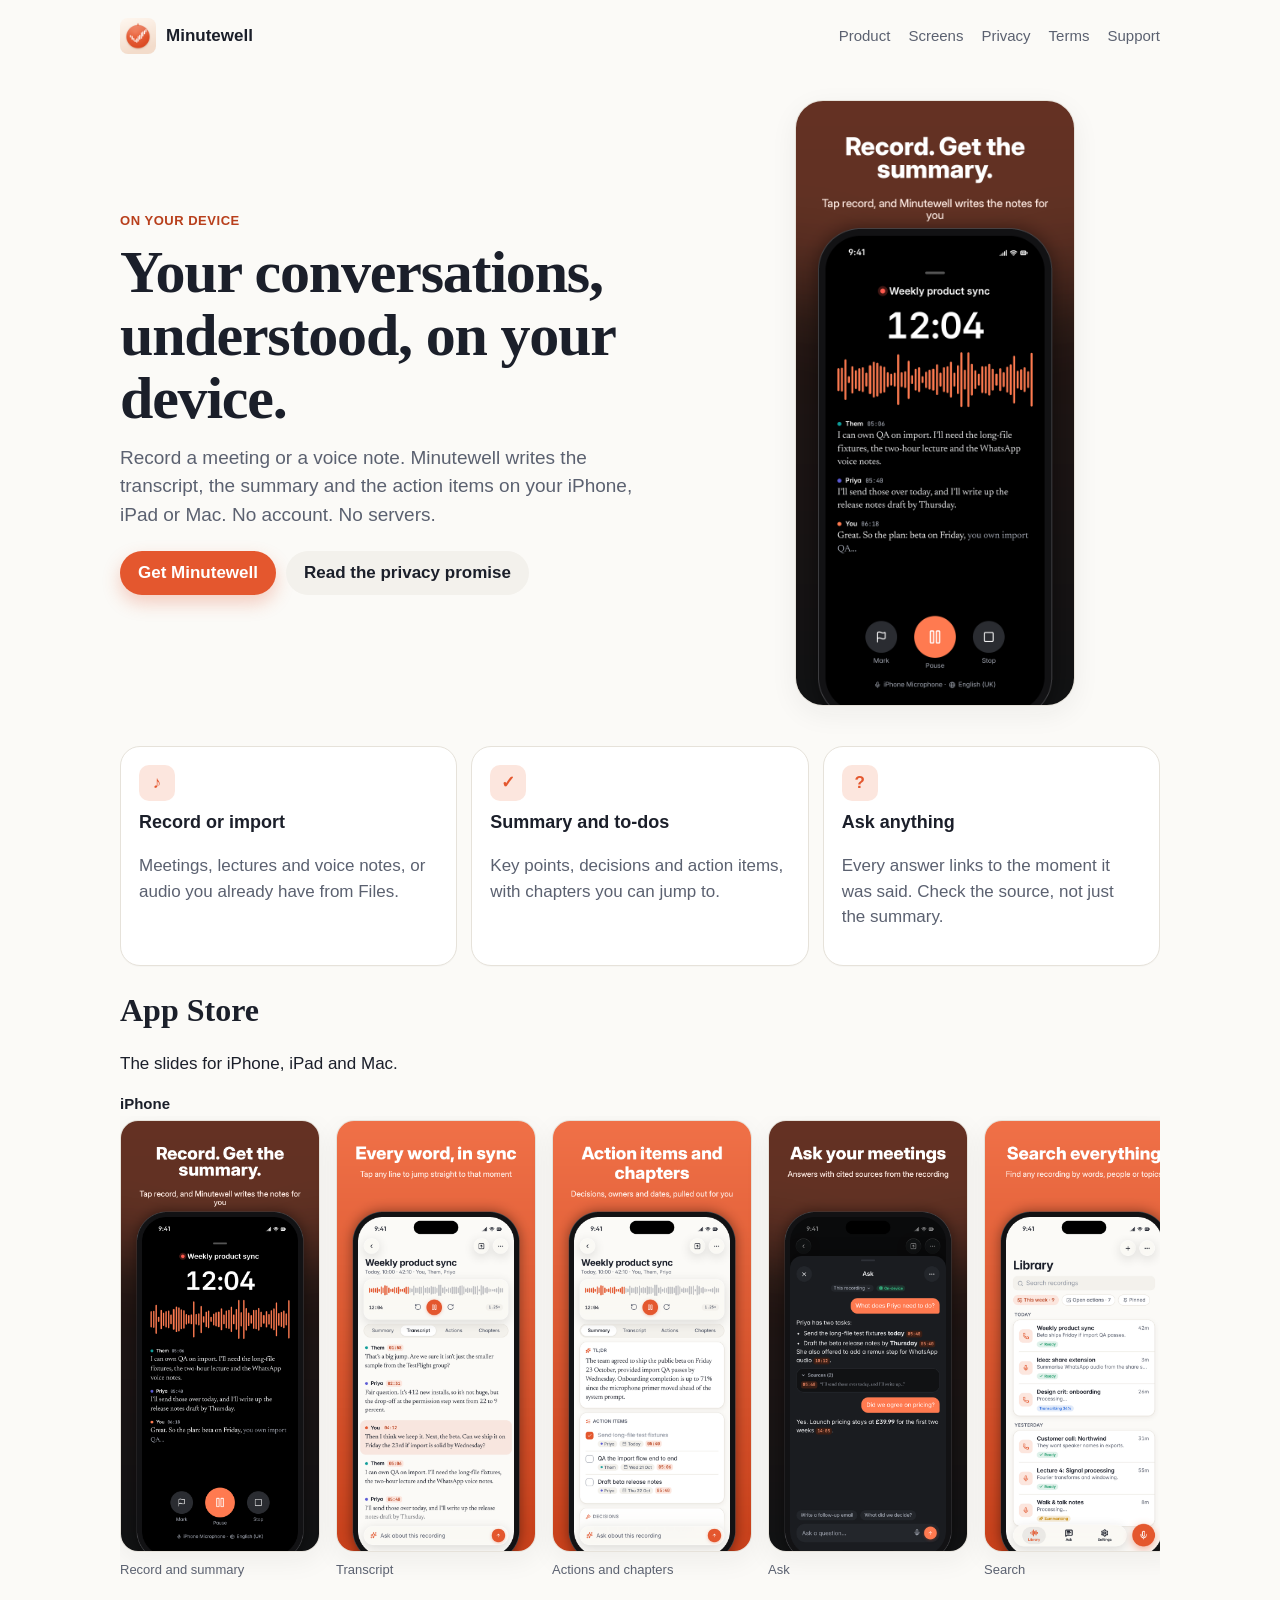
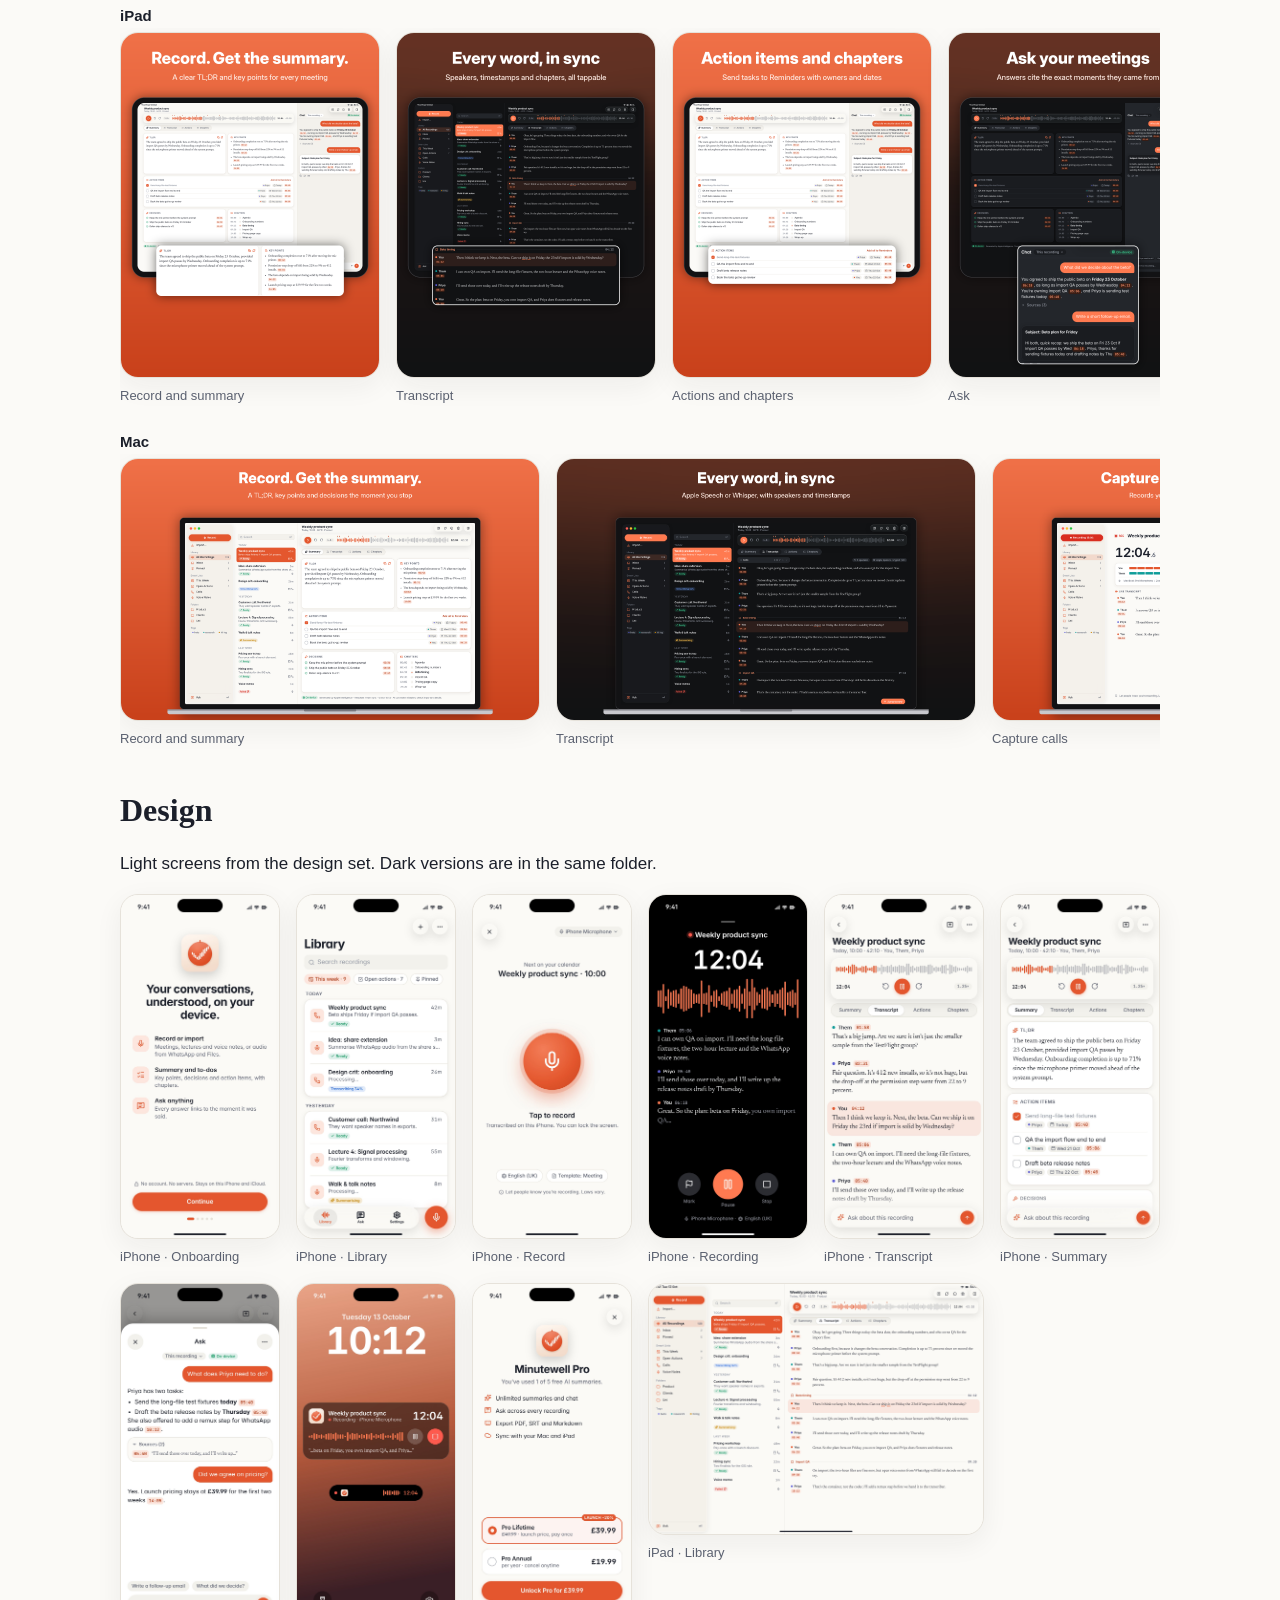
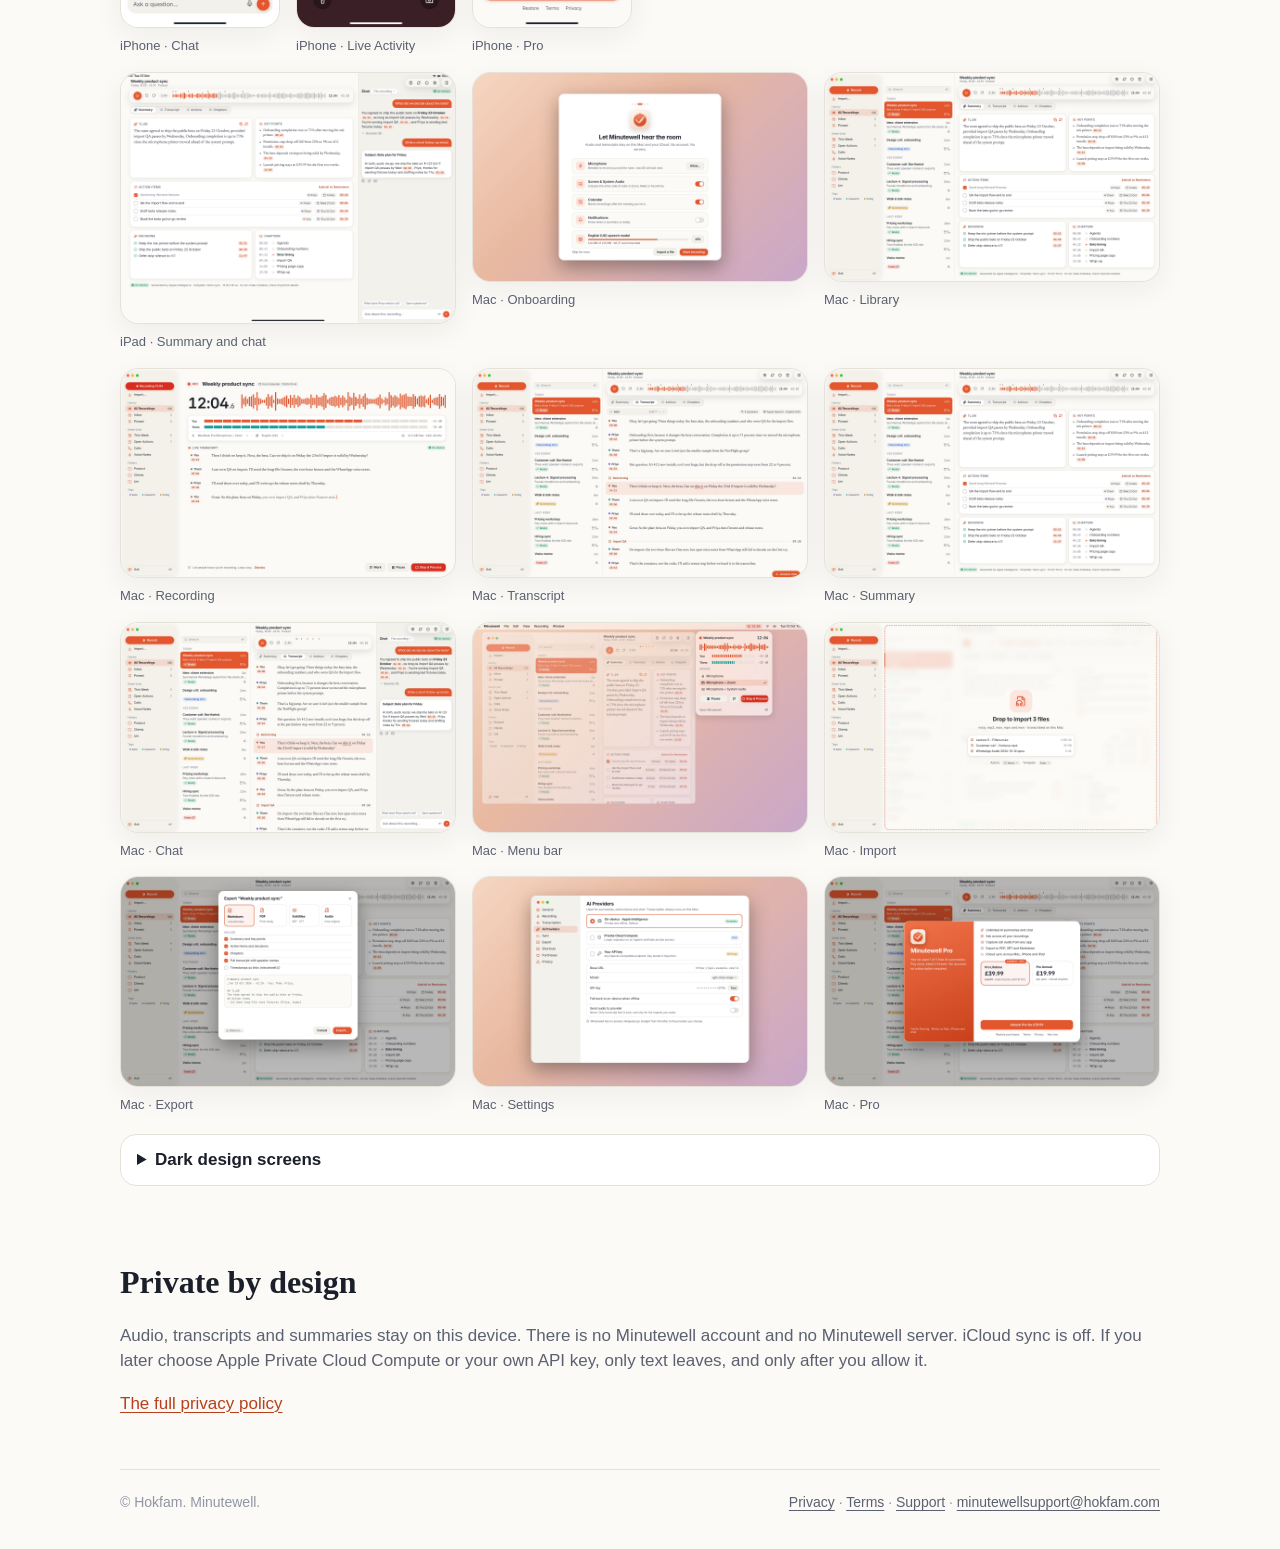
<file: index.html>
<!DOCTYPE html>
<html lang="en">
<head>
  <meta charset="utf-8">
  <meta name="viewport" content="width=device-width, initial-scale=1">
  <title>Minutewell — Private meeting notes</title>
  <meta name="description" content="Record a meeting or voice note. Get a transcript, summary and action items on your iPhone, iPad or Mac. No account. No servers.">
  <link rel="icon" href="assets/favicon.png" type="image/png">
  <link rel="apple-touch-icon" href="assets/icon-180.png">
  <link rel="stylesheet" href="assets/styles.css">
</head>
<body>
  <header class="wrap nav">
    <a class="brand" href="./"><img src="assets/icon-180.png" alt="">Minutewell</a>
    <nav class="nav-links" aria-label="Site">
      <a href="#product">Product</a>
      <a href="#screens">Screens</a>
      <a href="privacy.html">Privacy</a>
      <a href="terms.html">Terms</a>
      <a href="support.html">Support</a>
    </nav>
  </header>

  <main>
    <section class="wrap hero">
      <div>
        <p class="kicker">On your device</p>
        <h1>Your conversations, understood, on your device.</h1>
        <p class="lede">Record a meeting or a voice note. Minutewell writes the transcript, the summary and the action items on your iPhone, iPad or Mac. No account. No servers.</p>
        <div class="actions">
          <a class="btn" href="support.html">Get Minutewell</a>
          <a class="btn quiet" href="privacy.html">Read the privacy promise</a>
        </div>
      </div>
      <aside class="hero-shot">
        <img src="assets/screens/iphone/01-record-summary.png" alt="iPhone App Store screenshot. Record a meeting and read the summary on the device.">
      </aside>
    </section>

    <section class="wrap grid" id="product">
      <article class="card">
        <div class="mark" aria-hidden="true">♪</div>
        <h2>Record or import</h2>
        <p>Meetings, lectures and voice notes, or audio you already have from Files.</p>
      </article>
      <article class="card">
        <div class="mark" aria-hidden="true">✓</div>
        <h2>Summary and to-dos</h2>
        <p>Key points, decisions and action items, with chapters you can jump to.</p>
      </article>
      <article class="card">
        <div class="mark" aria-hidden="true">?</div>
        <h2>Ask anything</h2>
        <p>Every answer links to the moment it was said. Check the source, not just the summary.</p>
      </article>
    </section>

    <section class="wrap gallery" id="screens">
      <h2>App Store</h2>
      <p class="sub">The slides for iPhone, iPad and Mac.</p>

      <h3>iPhone</h3>
      <div class="shot-row">
        <figure><img src="assets/screens/iphone/01-record-summary.png" alt="Record a meeting and get a summary."><figcaption>Record and summary</figcaption></figure>
        <figure><img src="assets/screens/iphone/02-transcript.png" alt="Transcript with speakers and timestamps."><figcaption>Transcript</figcaption></figure>
        <figure><img src="assets/screens/iphone/03-actions-chapters.png" alt="Action items and chapters."><figcaption>Actions and chapters</figcaption></figure>
        <figure><img src="assets/screens/iphone/04-ask.png" alt="Ask a question about a recording."><figcaption>Ask</figcaption></figure>
        <figure><img src="assets/screens/iphone/05-search.png" alt="Search across recordings."><figcaption>Search</figcaption></figure>
        <figure><img src="assets/screens/iphone/06-private.png" alt="Recordings stay on the device."><figcaption>Private</figcaption></figure>
        <figure><img src="assets/screens/iphone/07-lock-screen.png" alt="Recording on the lock screen."><figcaption>Lock screen</figcaption></figure>
      </div>

      <h3>iPad</h3>
      <div class="shot-row pad">
        <figure><img src="assets/screens/ipad/01-record-summary.png" alt="iPad summary beside the library."><figcaption>Record and summary</figcaption></figure>
        <figure><img src="assets/screens/ipad/02-transcript.png" alt="iPad transcript."><figcaption>Transcript</figcaption></figure>
        <figure><img src="assets/screens/ipad/03-actions-chapters.png" alt="iPad action items and chapters."><figcaption>Actions and chapters</figcaption></figure>
        <figure><img src="assets/screens/ipad/04-ask.png" alt="Ask on iPad."><figcaption>Ask</figcaption></figure>
        <figure><img src="assets/screens/ipad/05-search.png" alt="Search on iPad."><figcaption>Search</figcaption></figure>
        <figure><img src="assets/screens/ipad/06-private.png" alt="Privacy on iPad."><figcaption>Private</figcaption></figure>
      </div>

      <h3>Mac</h3>
      <div class="shot-row mac">
        <figure><img src="assets/screens/mac/01-record-summary.png" alt="Mac library with a summary."><figcaption>Record and summary</figcaption></figure>
        <figure><img src="assets/screens/mac/02-transcript.png" alt="Mac transcript."><figcaption>Transcript</figcaption></figure>
        <figure><img src="assets/screens/mac/03-capture-calls.png" alt="Capture both sides of a call on Mac."><figcaption>Capture calls</figcaption></figure>
        <figure><img src="assets/screens/mac/04-ask.png" alt="Ask on Mac."><figcaption>Ask</figcaption></figure>
        <figure><img src="assets/screens/mac/05-search.png" alt="Search on Mac."><figcaption>Search</figcaption></figure>
        <figure><img src="assets/screens/mac/06-private.png" alt="Privacy on Mac."><figcaption>Private</figcaption></figure>
        <figure><img src="assets/screens/mac/07-export.png" alt="Export a recording."><figcaption>Export</figcaption></figure>
        <figure><img src="assets/screens/mac/08-menu-bar.png" alt="Minutewell in the menu bar."><figcaption>Menu bar</figcaption></figure>
      </div>
    </section>

    <section class="wrap gallery" id="design">
      <h2>Design</h2>
      <p class="sub">Light screens from the design set. Dark versions are in the same folder.</p>
      <div class="design-grid">
        <figure><img src="assets/design/iphone-01-onboarding-light.jpg" alt="iPhone onboarding."><figcaption>iPhone · Onboarding</figcaption></figure>
        <figure><img src="assets/design/iphone-02-library-light.jpg" alt="iPhone library."><figcaption>iPhone · Library</figcaption></figure>
        <figure><img src="assets/design/iphone-03-record-light.jpg" alt="iPhone ready to record."><figcaption>iPhone · Record</figcaption></figure>
        <figure><img src="assets/design/iphone-04-recording-light.jpg" alt="iPhone while recording."><figcaption>iPhone · Recording</figcaption></figure>
        <figure><img src="assets/design/iphone-05-transcript-light.jpg" alt="iPhone transcript."><figcaption>iPhone · Transcript</figcaption></figure>
        <figure><img src="assets/design/iphone-06-summary-light.jpg" alt="iPhone summary."><figcaption>iPhone · Summary</figcaption></figure>
        <figure><img src="assets/design/iphone-07-chat-light.jpg" alt="iPhone chat."><figcaption>iPhone · Chat</figcaption></figure>
        <figure><img src="assets/design/iphone-08-live-activity-light.jpg" alt="iPhone Live Activity."><figcaption>iPhone · Live Activity</figcaption></figure>
        <figure><img src="assets/design/iphone-09-paywall-light.jpg" alt="iPhone Pro screen."><figcaption>iPhone · Pro</figcaption></figure>
        <figure class="wide"><img src="assets/design/ipad-01-library-detail-light.jpg" alt="iPad library and recording."><figcaption>iPad · Library</figcaption></figure>
        <figure class="wide"><img src="assets/design/ipad-02-summary-chat-light.jpg" alt="iPad summary and chat."><figcaption>iPad · Summary and chat</figcaption></figure>
        <figure class="wide"><img src="assets/design/mac-01-onboarding-light.jpg" alt="Mac onboarding."><figcaption>Mac · Onboarding</figcaption></figure>
        <figure class="wide"><img src="assets/design/mac-02-library-light.jpg" alt="Mac library."><figcaption>Mac · Library</figcaption></figure>
        <figure class="wide"><img src="assets/design/mac-03-recording-light.jpg" alt="Mac recording."><figcaption>Mac · Recording</figcaption></figure>
        <figure class="wide"><img src="assets/design/mac-04-transcript-light.jpg" alt="Mac transcript."><figcaption>Mac · Transcript</figcaption></figure>
        <figure class="wide"><img src="assets/design/mac-05-summary-light.jpg" alt="Mac summary."><figcaption>Mac · Summary</figcaption></figure>
        <figure class="wide"><img src="assets/design/mac-06-chat-light.jpg" alt="Mac chat."><figcaption>Mac · Chat</figcaption></figure>
        <figure class="wide"><img src="assets/design/mac-07-menubar-light.jpg" alt="Mac menu bar."><figcaption>Mac · Menu bar</figcaption></figure>
        <figure class="wide"><img src="assets/design/mac-08-import-light.jpg" alt="Mac import."><figcaption>Mac · Import</figcaption></figure>
        <figure class="wide"><img src="assets/design/mac-09-export-light.jpg" alt="Mac export."><figcaption>Mac · Export</figcaption></figure>
        <figure class="wide"><img src="assets/design/mac-10-settings-light.jpg" alt="Mac settings."><figcaption>Mac · Settings</figcaption></figure>
        <figure class="wide"><img src="assets/design/mac-11-paywall-light.jpg" alt="Mac Pro screen."><figcaption>Mac · Pro</figcaption></figure>
      </div>
      <details class="more">
        <summary>Dark design screens</summary>
        <div class="design-grid">
          <figure><img src="assets/design/iphone-01-onboarding-dark.jpg" alt="iPhone onboarding, dark."><figcaption>iPhone · Onboarding</figcaption></figure>
          <figure><img src="assets/design/iphone-02-library-dark.jpg" alt="iPhone library, dark."><figcaption>iPhone · Library</figcaption></figure>
          <figure><img src="assets/design/iphone-03-record-dark.jpg" alt="iPhone record, dark."><figcaption>iPhone · Record</figcaption></figure>
          <figure><img src="assets/design/iphone-04-recording-dark.jpg" alt="iPhone recording, dark."><figcaption>iPhone · Recording</figcaption></figure>
          <figure><img src="assets/design/iphone-05-transcript-dark.jpg" alt="iPhone transcript, dark."><figcaption>iPhone · Transcript</figcaption></figure>
          <figure><img src="assets/design/iphone-06-summary-dark.jpg" alt="iPhone summary, dark."><figcaption>iPhone · Summary</figcaption></figure>
          <figure><img src="assets/design/iphone-07-chat-dark.jpg" alt="iPhone chat, dark."><figcaption>iPhone · Chat</figcaption></figure>
          <figure><img src="assets/design/iphone-08-live-activity-dark.jpg" alt="iPhone Live Activity, dark."><figcaption>iPhone · Live Activity</figcaption></figure>
          <figure><img src="assets/design/iphone-09-paywall-dark.jpg" alt="iPhone Pro, dark."><figcaption>iPhone · Pro</figcaption></figure>
          <figure class="wide"><img src="assets/design/ipad-01-library-detail-dark.jpg" alt="iPad library, dark."><figcaption>iPad · Library</figcaption></figure>
          <figure class="wide"><img src="assets/design/ipad-02-summary-chat-dark.jpg" alt="iPad summary, dark."><figcaption>iPad · Summary and chat</figcaption></figure>
          <figure class="wide"><img src="assets/design/mac-01-onboarding-dark.jpg" alt="Mac onboarding, dark."><figcaption>Mac · Onboarding</figcaption></figure>
          <figure class="wide"><img src="assets/design/mac-02-library-dark.jpg" alt="Mac library, dark."><figcaption>Mac · Library</figcaption></figure>
          <figure class="wide"><img src="assets/design/mac-03-recording-dark.jpg" alt="Mac recording, dark."><figcaption>Mac · Recording</figcaption></figure>
          <figure class="wide"><img src="assets/design/mac-04-transcript-dark.jpg" alt="Mac transcript, dark."><figcaption>Mac · Transcript</figcaption></figure>
          <figure class="wide"><img src="assets/design/mac-05-summary-dark.jpg" alt="Mac summary, dark."><figcaption>Mac · Summary</figcaption></figure>
          <figure class="wide"><img src="assets/design/mac-06-chat-dark.jpg" alt="Mac chat, dark."><figcaption>Mac · Chat</figcaption></figure>
          <figure class="wide"><img src="assets/design/mac-07-menubar-dark.jpg" alt="Mac menu bar, dark."><figcaption>Mac · Menu bar</figcaption></figure>
          <figure class="wide"><img src="assets/design/mac-08-import-dark.jpg" alt="Mac import, dark."><figcaption>Mac · Import</figcaption></figure>
          <figure class="wide"><img src="assets/design/mac-09-export-dark.jpg" alt="Mac export, dark."><figcaption>Mac · Export</figcaption></figure>
          <figure class="wide"><img src="assets/design/mac-10-settings-dark.jpg" alt="Mac settings, dark."><figcaption>Mac · Settings</figcaption></figure>
          <figure class="wide"><img src="assets/design/mac-11-paywall-dark.jpg" alt="Mac Pro, dark."><figcaption>Mac · Pro</figcaption></figure>
        </div>
      </details>
    </section>

    <section class="wrap section">
      <h2>Private by design</h2>
      <p>Audio, transcripts and summaries stay on this device. There is no Minutewell account and no Minutewell server. iCloud sync is off. If you later choose Apple Private Cloud Compute or your own API key, only text leaves, and only after you allow it.</p>
      <p><a href="privacy.html">The full privacy policy</a></p>
    </section>
  </main>

  <footer class="wrap">
    <span>© Hokfam. Minutewell.</span>
    <span><a href="privacy.html">Privacy</a> · <a href="terms.html">Terms</a> · <a href="support.html">Support</a> · <a href="mailto:minutewellsupport@hokfam.com">minutewellsupport@hokfam.com</a></span>
  </footer>
</body>
</html>
</file>
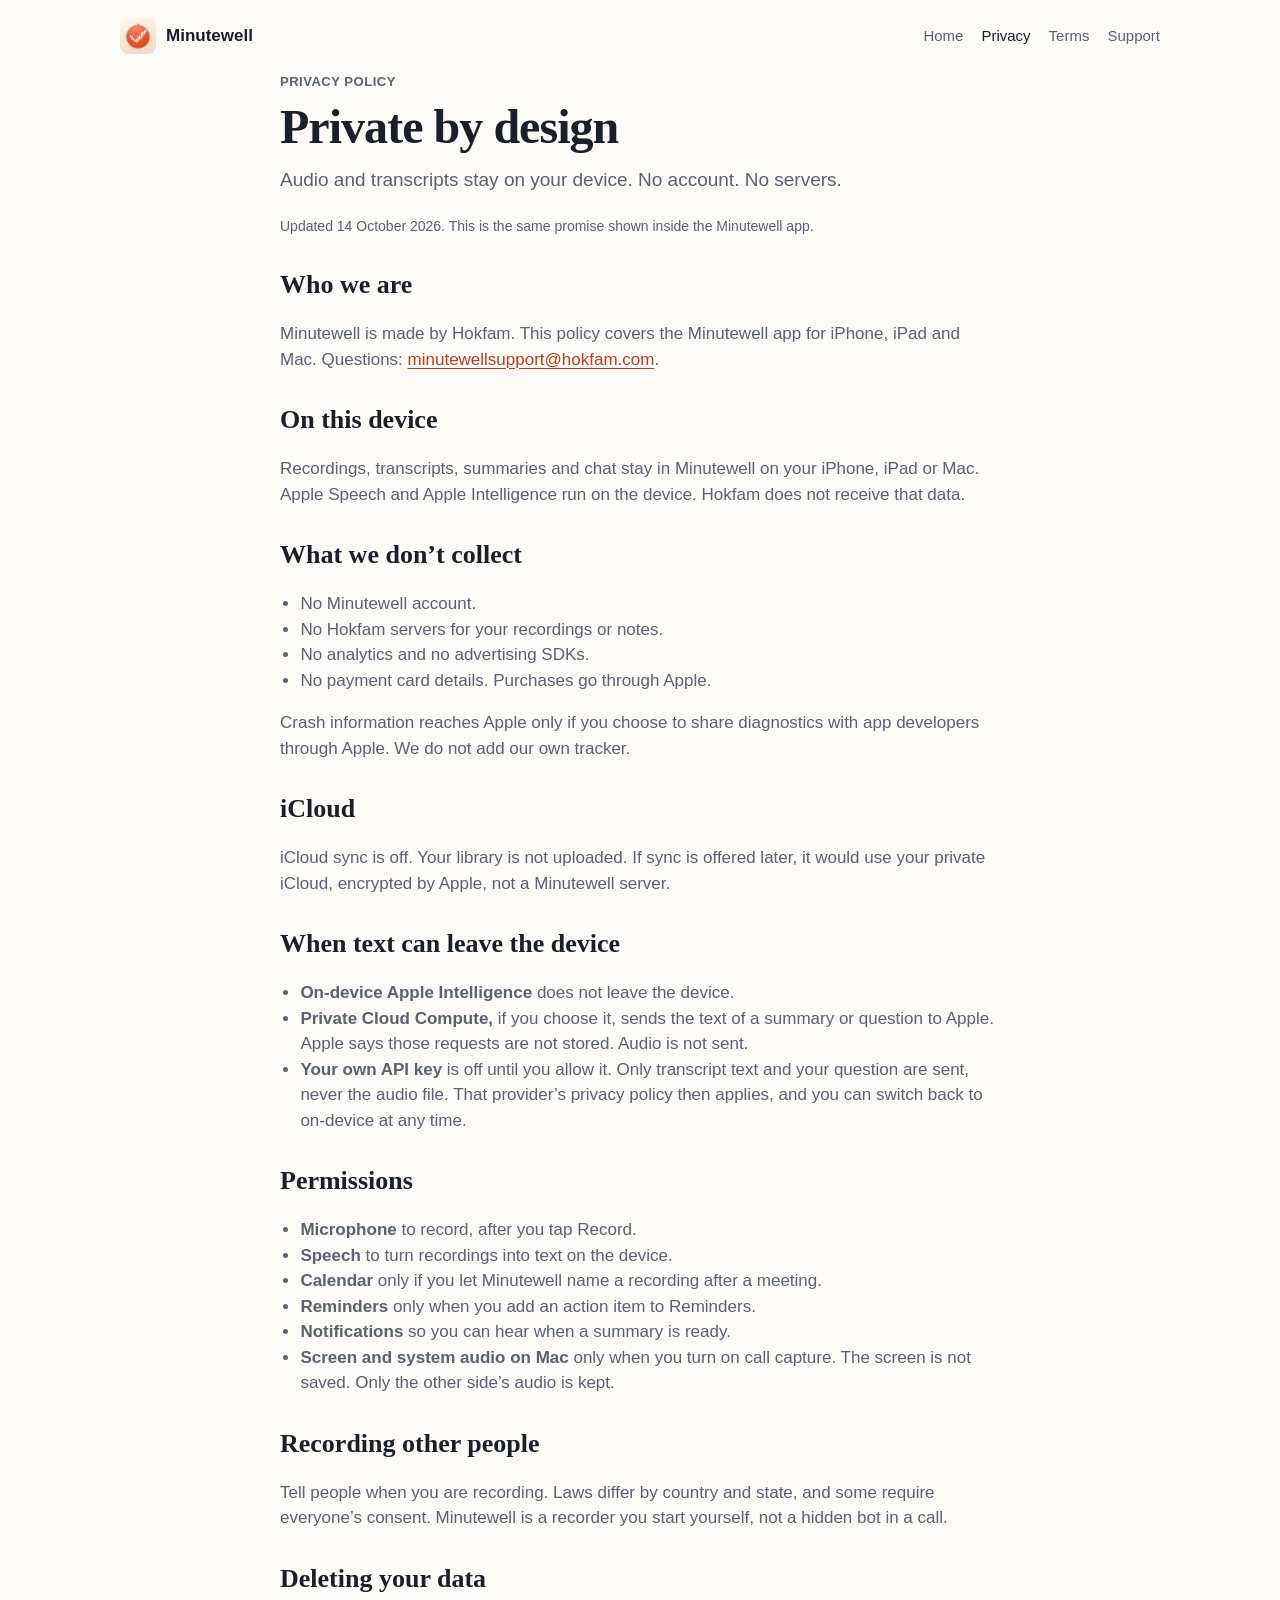
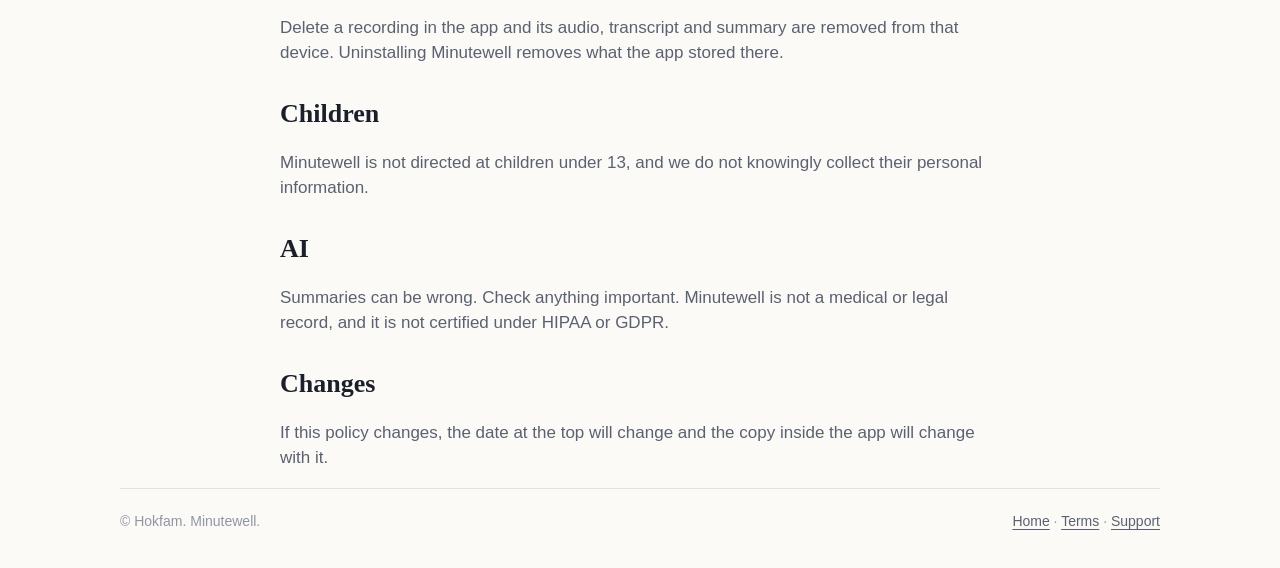
<file: privacy.html>
<!DOCTYPE html>
<html lang="en">
<head>
  <meta charset="utf-8">
  <meta name="viewport" content="width=device-width, initial-scale=1">
  <title>Privacy — Minutewell</title>
  <meta name="description" content="Minutewell privacy policy. Recordings stay on your device. No account. No Hokfam servers.">
  <link rel="icon" href="assets/favicon.png" type="image/png">
  <link rel="stylesheet" href="assets/styles.css">
</head>
<body>
  <header class="wrap nav">
    <a class="brand" href="./"><img src="assets/icon-180.png" alt="">Minutewell</a>
    <nav class="nav-links" aria-label="Site">
      <a href="./">Home</a>
      <a href="privacy.html" aria-current="page">Privacy</a>
      <a href="terms.html">Terms</a>
      <a href="support.html">Support</a>
    </nav>
  </header>

  <main class="narrow policy">
    <p class="kicker">Privacy policy</p>
    <h1>Private by design</h1>
    <p class="lede">Audio and transcripts stay on your device. No account. No servers.</p>
    <p class="updated">Updated 14 October 2026. This is the same promise shown inside the Minutewell app.</p>

    <h2>Who we are</h2>
    <p>Minutewell is made by Hokfam. This policy covers the Minutewell app for iPhone, iPad and Mac. Questions: <a href="mailto:minutewellsupport@hokfam.com">minutewellsupport@hokfam.com</a>.</p>

    <h2>On this device</h2>
    <p>Recordings, transcripts, summaries and chat stay in Minutewell on your iPhone, iPad or Mac. Apple Speech and Apple Intelligence run on the device. Hokfam does not receive that data.</p>

    <h2>What we don’t collect</h2>
    <ul>
      <li>No Minutewell account.</li>
      <li>No Hokfam servers for your recordings or notes.</li>
      <li>No analytics and no advertising SDKs.</li>
      <li>No payment card details. Purchases go through Apple.</li>
    </ul>
    <p>Crash information reaches Apple only if you choose to share diagnostics with app developers through Apple. We do not add our own tracker.</p>

    <h2>iCloud</h2>
    <p>iCloud sync is off. Your library is not uploaded. If sync is offered later, it would use your private iCloud, encrypted by Apple, not a Minutewell server.</p>

    <h2>When text can leave the device</h2>
    <ul>
      <li><strong>On-device Apple Intelligence</strong> does not leave the device.</li>
      <li><strong>Private Cloud Compute,</strong> if you choose it, sends the text of a summary or question to Apple. Apple says those requests are not stored. Audio is not sent.</li>
      <li><strong>Your own API key</strong> is off until you allow it. Only transcript text and your question are sent, never the audio file. That provider’s privacy policy then applies, and you can switch back to on-device at any time.</li>
    </ul>

    <h2>Permissions</h2>
    <ul>
      <li><strong>Microphone</strong> to record, after you tap Record.</li>
      <li><strong>Speech</strong> to turn recordings into text on the device.</li>
      <li><strong>Calendar</strong> only if you let Minutewell name a recording after a meeting.</li>
      <li><strong>Reminders</strong> only when you add an action item to Reminders.</li>
      <li><strong>Notifications</strong> so you can hear when a summary is ready.</li>
      <li><strong>Screen and system audio on Mac</strong> only when you turn on call capture. The screen is not saved. Only the other side’s audio is kept.</li>
    </ul>

    <h2>Recording other people</h2>
    <p>Tell people when you are recording. Laws differ by country and state, and some require everyone’s consent. Minutewell is a recorder you start yourself, not a hidden bot in a call.</p>

    <h2>Deleting your data</h2>
    <p>Delete a recording in the app and its audio, transcript and summary are removed from that device. Uninstalling Minutewell removes what the app stored there.</p>

    <h2>Children</h2>
    <p>Minutewell is not directed at children under 13, and we do not knowingly collect their personal information.</p>

    <h2>AI</h2>
    <p>Summaries can be wrong. Check anything important. Minutewell is not a medical or legal record, and it is not certified under HIPAA or GDPR.</p>

    <h2>Changes</h2>
    <p>If this policy changes, the date at the top will change and the copy inside the app will change with it.</p>
  </main>

  <footer class="wrap">
    <span>© Hokfam. Minutewell.</span>
    <span><a href="./">Home</a> · <a href="terms.html">Terms</a> · <a href="support.html">Support</a></span>
  </footer>
</body>
</html>
</file>
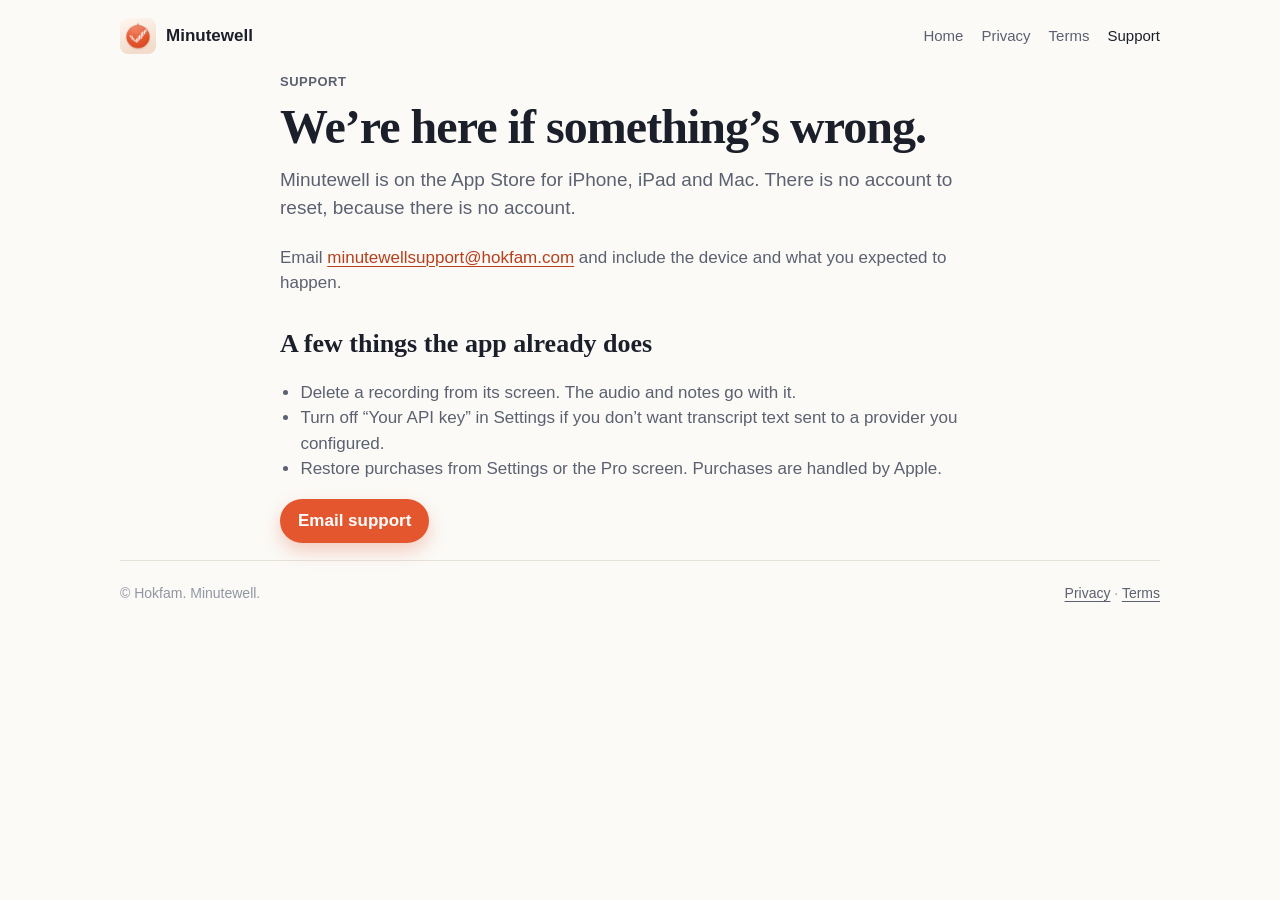
<file: support.html>
<!DOCTYPE html>
<html lang="en">
<head>
  <meta charset="utf-8">
  <meta name="viewport" content="width=device-width, initial-scale=1">
  <title>Support — Minutewell</title>
  <meta name="description" content="Contact Hokfam about Minutewell.">
  <link rel="icon" href="assets/favicon.png" type="image/png">
  <link rel="stylesheet" href="assets/styles.css">
</head>
<body>
  <header class="wrap nav">
    <a class="brand" href="./"><img src="assets/icon-180.png" alt="">Minutewell</a>
    <nav class="nav-links" aria-label="Site">
      <a href="./">Home</a>
      <a href="privacy.html">Privacy</a>
      <a href="terms.html">Terms</a>
      <a href="support.html" aria-current="page">Support</a>
    </nav>
  </header>

  <main class="narrow policy">
    <p class="kicker">Support</p>
    <h1>We’re here if something’s wrong.</h1>
    <p class="lede">Minutewell is on the App Store for iPhone, iPad and Mac. There is no account to reset, because there is no account.</p>
    <p>Email <a href="mailto:minutewellsupport@hokfam.com">minutewellsupport@hokfam.com</a> and include the device and what you expected to happen.</p>
    <h2>A few things the app already does</h2>
    <ul>
      <li>Delete a recording from its screen. The audio and notes go with it.</li>
      <li>Turn off “Your API key” in Settings if you don’t want transcript text sent to a provider you configured.</li>
      <li>Restore purchases from Settings or the Pro screen. Purchases are handled by Apple.</li>
    </ul>
    <p><a class="btn" href="mailto:minutewellsupport@hokfam.com">Email support</a></p>
  </main>

  <footer class="wrap">
    <span>© Hokfam. Minutewell.</span>
    <span><a href="privacy.html">Privacy</a> · <a href="terms.html">Terms</a></span>
  </footer>
</body>
</html>
</file>
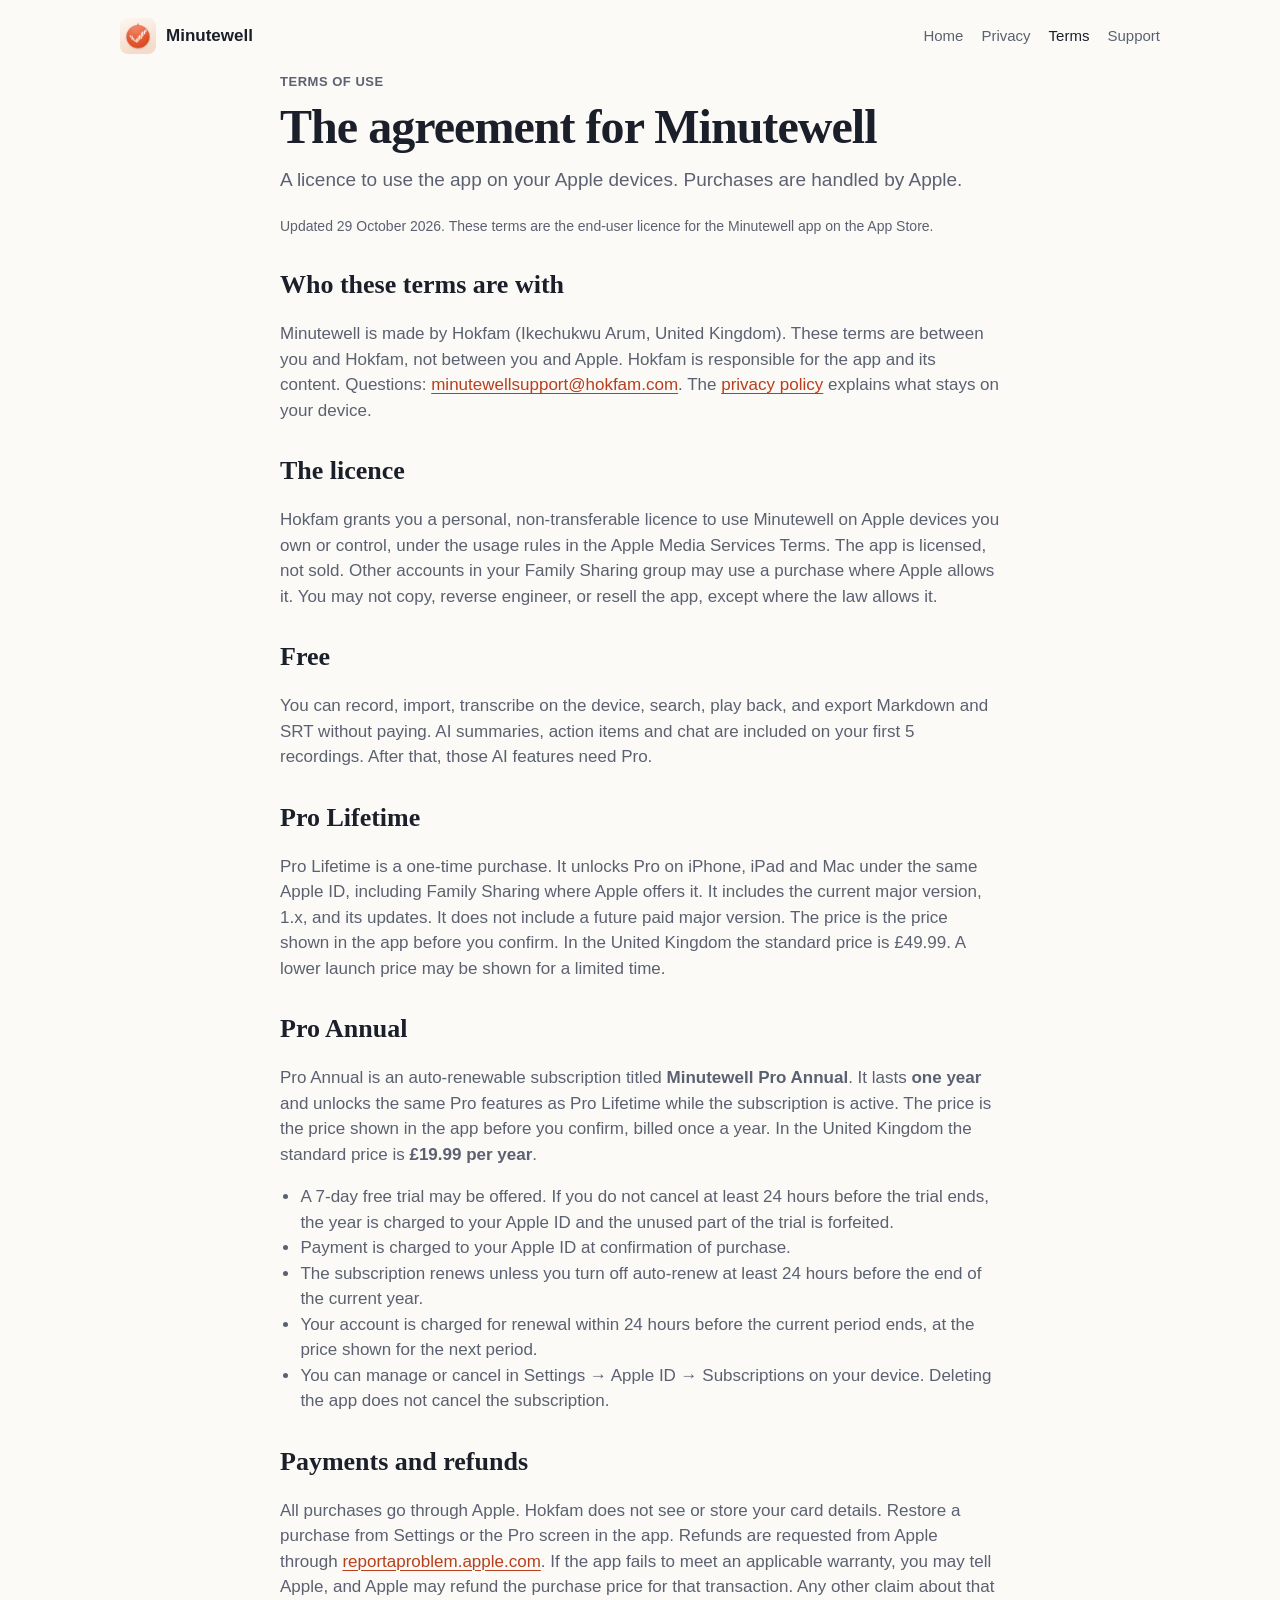
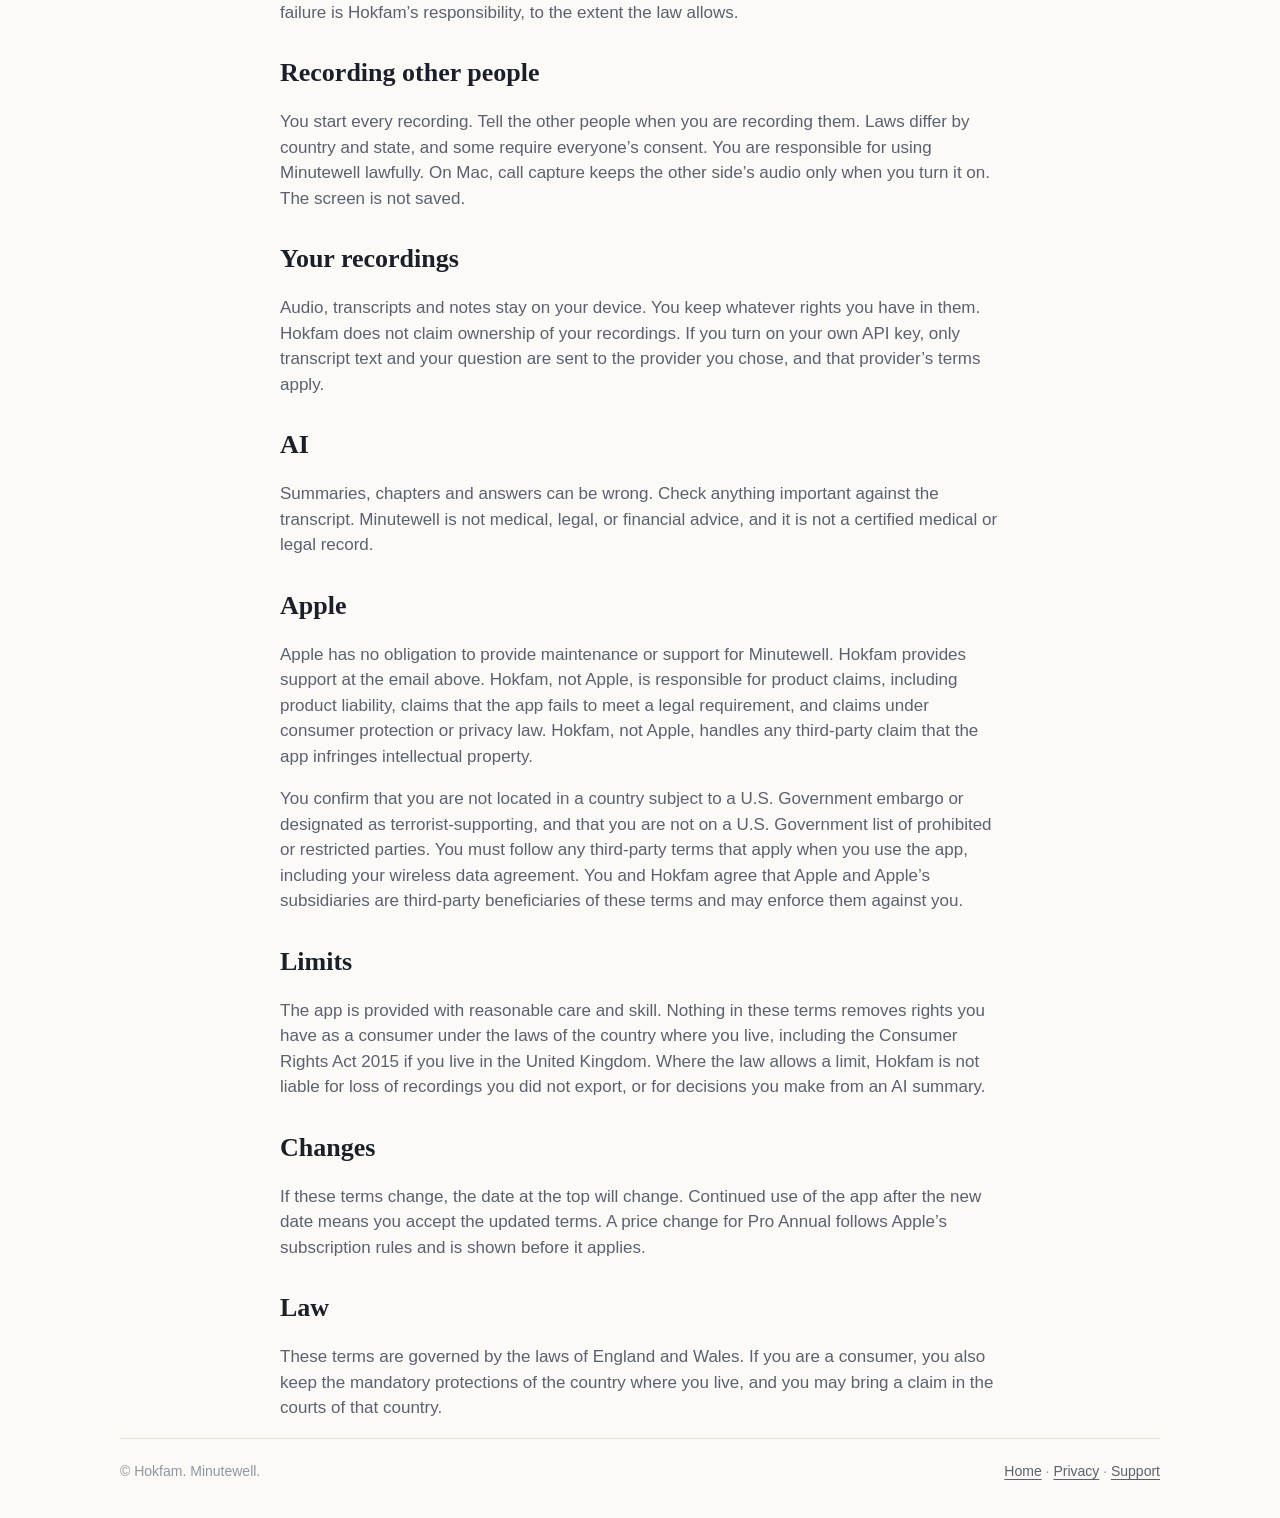
<file: terms.html>
<!DOCTYPE html>
<html lang="en">
<head>
  <meta charset="utf-8">
  <meta name="viewport" content="width=device-width, initial-scale=1">
  <title>Terms — Minutewell</title>
  <meta name="description" content="Terms of use for Minutewell. Free tier, Pro Lifetime and Pro Annual. Purchases go through Apple.">
  <link rel="icon" href="assets/favicon.png" type="image/png">
  <link rel="stylesheet" href="assets/styles.css">
</head>
<body>
  <header class="wrap nav">
    <a class="brand" href="./"><img src="assets/icon-180.png" alt="">Minutewell</a>
    <nav class="nav-links" aria-label="Site">
      <a href="./">Home</a>
      <a href="privacy.html">Privacy</a>
      <a href="terms.html" aria-current="page">Terms</a>
      <a href="support.html">Support</a>
    </nav>
  </header>

  <main class="narrow policy">
    <p class="kicker">Terms of use</p>
    <h1>The agreement for Minutewell</h1>
    <p class="lede">A licence to use the app on your Apple devices. Purchases are handled by Apple.</p>
    <p class="updated">Updated 29 October 2026. These terms are the end-user licence for the Minutewell app on the App Store.</p>

    <h2>Who these terms are with</h2>
    <p>Minutewell is made by Hokfam (Ikechukwu Arum, United Kingdom). These terms are between you and Hokfam, not between you and Apple. Hokfam is responsible for the app and its content. Questions: <a href="mailto:minutewellsupport@hokfam.com">minutewellsupport@hokfam.com</a>. The <a href="privacy.html">privacy policy</a> explains what stays on your device.</p>

    <h2>The licence</h2>
    <p>Hokfam grants you a personal, non-transferable licence to use Minutewell on Apple devices you own or control, under the usage rules in the Apple Media Services Terms. The app is licensed, not sold. Other accounts in your Family Sharing group may use a purchase where Apple allows it. You may not copy, reverse engineer, or resell the app, except where the law allows it.</p>

    <h2>Free</h2>
    <p>You can record, import, transcribe on the device, search, play back, and export Markdown and SRT without paying. AI summaries, action items and chat are included on your first 5 recordings. After that, those AI features need Pro.</p>

    <h2>Pro Lifetime</h2>
    <p>Pro Lifetime is a one-time purchase. It unlocks Pro on iPhone, iPad and Mac under the same Apple ID, including Family Sharing where Apple offers it. It includes the current major version, 1.x, and its updates. It does not include a future paid major version. The price is the price shown in the app before you confirm. In the United Kingdom the standard price is £49.99. A lower launch price may be shown for a limited time.</p>

    <h2>Pro Annual</h2>
    <p>Pro Annual is an auto-renewable subscription titled <strong>Minutewell Pro Annual</strong>. It lasts <strong>one year</strong> and unlocks the same Pro features as Pro Lifetime while the subscription is active. The price is the price shown in the app before you confirm, billed once a year. In the United Kingdom the standard price is <strong>£19.99 per year</strong>.</p>
    <ul>
      <li>A 7-day free trial may be offered. If you do not cancel at least 24 hours before the trial ends, the year is charged to your Apple ID and the unused part of the trial is forfeited.</li>
      <li>Payment is charged to your Apple ID at confirmation of purchase.</li>
      <li>The subscription renews unless you turn off auto-renew at least 24 hours before the end of the current year.</li>
      <li>Your account is charged for renewal within 24 hours before the current period ends, at the price shown for the next period.</li>
      <li>You can manage or cancel in Settings → Apple ID → Subscriptions on your device. Deleting the app does not cancel the subscription.</li>
    </ul>

    <h2>Payments and refunds</h2>
    <p>All purchases go through Apple. Hokfam does not see or store your card details. Restore a purchase from Settings or the Pro screen in the app. Refunds are requested from Apple through <a href="https://reportaproblem.apple.com">reportaproblem.apple.com</a>. If the app fails to meet an applicable warranty, you may tell Apple, and Apple may refund the purchase price for that transaction. Any other claim about that failure is Hokfam’s responsibility, to the extent the law allows.</p>

    <h2>Recording other people</h2>
    <p>You start every recording. Tell the other people when you are recording them. Laws differ by country and state, and some require everyone’s consent. You are responsible for using Minutewell lawfully. On Mac, call capture keeps the other side’s audio only when you turn it on. The screen is not saved.</p>

    <h2>Your recordings</h2>
    <p>Audio, transcripts and notes stay on your device. You keep whatever rights you have in them. Hokfam does not claim ownership of your recordings. If you turn on your own API key, only transcript text and your question are sent to the provider you chose, and that provider’s terms apply.</p>

    <h2>AI</h2>
    <p>Summaries, chapters and answers can be wrong. Check anything important against the transcript. Minutewell is not medical, legal, or financial advice, and it is not a certified medical or legal record.</p>

    <h2>Apple</h2>
    <p>Apple has no obligation to provide maintenance or support for Minutewell. Hokfam provides support at the email above. Hokfam, not Apple, is responsible for product claims, including product liability, claims that the app fails to meet a legal requirement, and claims under consumer protection or privacy law. Hokfam, not Apple, handles any third-party claim that the app infringes intellectual property.</p>
    <p>You confirm that you are not located in a country subject to a U.S. Government embargo or designated as terrorist-supporting, and that you are not on a U.S. Government list of prohibited or restricted parties. You must follow any third-party terms that apply when you use the app, including your wireless data agreement. You and Hokfam agree that Apple and Apple’s subsidiaries are third-party beneficiaries of these terms and may enforce them against you.</p>

    <h2>Limits</h2>
    <p>The app is provided with reasonable care and skill. Nothing in these terms removes rights you have as a consumer under the laws of the country where you live, including the Consumer Rights Act 2015 if you live in the United Kingdom. Where the law allows a limit, Hokfam is not liable for loss of recordings you did not export, or for decisions you make from an AI summary.</p>

    <h2>Changes</h2>
    <p>If these terms change, the date at the top will change. Continued use of the app after the new date means you accept the updated terms. A price change for Pro Annual follows Apple’s subscription rules and is shown before it applies.</p>

    <h2>Law</h2>
    <p>These terms are governed by the laws of England and Wales. If you are a consumer, you also keep the mandatory protections of the country where you live, and you may bring a claim in the courts of that country.</p>
  </main>

  <footer class="wrap">
    <span>© Hokfam. Minutewell.</span>
    <span><a href="./">Home</a> · <a href="privacy.html">Privacy</a> · <a href="support.html">Support</a></span>
  </footer>
</body>
</html>
</file>
<file: assets/styles.css>
/* Minutewell site. Warm paper, persimmon accent, system fonts. */
:root {
  --accent: #E4572E;
  --accent-text: #B83F1C;
  --accent-soft: #FCE6DE;
  --ink: #1B1F2A;
  --ink-secondary: #5B6170;
  --ink-tertiary: #9096A2;
  --bg: #FBFAF7;
  --surface: #FFFFFF;
  --raised: #F3F1EC;
  --line: #E6E2DA;
  --success: #1F9D6B;
  --shadow: 0 8px 28px rgba(27, 31, 42, 0.06);
  --max: 1040px;
  --serif: "Iowan Old Style", Palatino, "Palatino Linotype", Georgia, serif;
  --sans: -apple-system, BlinkMacSystemFont, "SF Pro Text", "Segoe UI", sans-serif;
}

* { box-sizing: border-box; }
html { scroll-behavior: smooth; }
body {
  margin: 0;
  background: var(--bg);
  color: var(--ink);
  font-family: var(--sans);
  font-size: 17px;
  line-height: 1.5;
}
img { max-width: 100%; display: block; }
a { color: var(--accent-text); text-decoration-thickness: 1px; text-underline-offset: 3px; }
a:hover { color: var(--accent); }

.wrap { width: min(var(--max), calc(100% - 40px)); margin: 0 auto; }
.narrow { width: min(720px, calc(100% - 40px)); margin: 0 auto; }

.nav {
  display: flex;
  align-items: center;
  justify-content: space-between;
  gap: 16px;
  padding: 18px 0;
}
.brand { display: flex; align-items: center; gap: 10px; color: var(--ink); text-decoration: none; font-weight: 650; }
.brand img { width: 36px; height: 36px; border-radius: 8px; }
.nav-links { display: flex; gap: 18px; align-items: center; }
.nav-links a { color: var(--ink-secondary); text-decoration: none; font-size: 15px; }
.nav-links a:hover, .nav-links a[aria-current="page"] { color: var(--ink); }

.btn {
  display: inline-flex;
  align-items: center;
  justify-content: center;
  min-height: 44px;
  padding: 0 18px;
  border-radius: 999px;
  background: var(--accent);
  color: white;
  text-decoration: none;
  font-weight: 650;
  box-shadow: 0 8px 18px rgba(228, 87, 46, 0.28);
}
.btn:hover { color: white; }
.btn.quiet {
  background: var(--raised);
  color: var(--ink);
  box-shadow: none;
}

.hero { padding: 28px 0 12px; display: grid; grid-template-columns: 1.1fr 0.9fr; gap: 40px; align-items: center; }
.kicker { color: var(--accent-text); font-size: 13px; font-weight: 700; letter-spacing: 0.04em; text-transform: uppercase; margin: 0 0 10px; }
h1 { font-family: var(--serif); font-size: clamp(40px, 5vw, 60px); line-height: 1.05; font-weight: 700; letter-spacing: -0.02em; margin: 0 0 14px; }
.lede { color: var(--ink-secondary); font-size: 19px; margin: 0 0 22px; max-width: 38em; }
.actions { display: flex; flex-wrap: wrap; gap: 10px; }

.panel {
  background: var(--surface);
  border: 0.5px solid var(--line);
  border-radius: 28px;
  box-shadow: var(--shadow);
  padding: 22px;
}
.flow { display: grid; grid-template-columns: 1fr auto 1fr; gap: 10px; align-items: center; }
.node, .blocked {
  border-radius: 16px;
  padding: 16px 10px;
  text-align: center;
  font-size: 13px;
  font-weight: 650;
}
.node { background: var(--bg); border: 0.5px solid var(--line); }
.blocked { background: var(--raised); color: var(--ink-tertiary); }
.arrow { color: var(--ink-tertiary); font-weight: 700; }
.panel p { color: var(--ink-secondary); margin: 14px 0 0; font-size: 15px; }

.grid { display: grid; grid-template-columns: repeat(3, 1fr); gap: 14px; padding: 28px 0 8px; }
.card {
  background: var(--surface);
  border: 0.5px solid var(--line);
  border-radius: 20px;
  padding: 18px;
  box-shadow: 0 1px 0 rgba(27, 31, 42, 0.02);
}
.card h2, .section h2 { font-size: 18px; margin: 8px 0; }
.card p, .section p, .section li { color: var(--ink-secondary); }
.mark {
  width: 36px; height: 36px; border-radius: 10px;
  background: var(--accent-soft); color: var(--accent);
  display: grid; place-items: center; font-weight: 700;
}

.section { padding: 36px 0; }
.section h2 { font-family: var(--serif); font-size: 32px; margin: 0 0 8px; }
footer {
  border-top: 0.5px solid var(--line);
  padding: 22px 0 36px;
  color: var(--ink-tertiary);
  font-size: 14px;
  display: flex;
  justify-content: space-between;
  gap: 12px;
  flex-wrap: wrap;
}
footer a { color: var(--ink-secondary); }

.policy h1 { font-size: clamp(36px, 4vw, 48px); }
.policy h2 { font-family: var(--serif); font-size: 26px; margin: 28px 0 8px; }
.policy p, .policy li { color: var(--ink-secondary); }
.policy ul { padding-left: 1.2em; }
.updated { color: var(--ink-tertiary); font-size: 14px; }

.hero-shot img {
  width: min(280px, 100%);
  margin: 0 auto;
  border-radius: 28px;
  border: 0.5px solid var(--line);
  box-shadow: var(--shadow);
}
.gallery { padding: 12px 0 8px; }
.gallery h2 { font-family: var(--serif); font-size: 32px; margin: 0 0 4px; }
.gallery h3 { font-size: 15px; margin: 8px 0 0; color: var(--ink); }
.shot-row {
  display: flex;
  gap: 16px;
  overflow-x: auto;
  padding: 4px 2px 18px;
  scroll-snap-type: x mandatory;
}
.shot-row figure { margin: 0; flex: 0 0 auto; scroll-snap-align: start; width: 200px; }
.shot-row.pad figure { width: 260px; }
.shot-row.mac figure { width: 420px; }
.shot-row img, .design-grid img {
  width: 100%;
  height: auto;
  border-radius: 18px;
  border: 0.5px solid var(--line);
  box-shadow: var(--shadow);
  background: var(--surface);
}
.shot-row figcaption, .design-grid figcaption {
  margin-top: 8px;
  font-size: 13px;
  color: var(--ink-secondary);
}
.design-grid {
  display: grid;
  grid-template-columns: repeat(auto-fill, minmax(150px, 1fr));
  gap: 16px;
  padding-bottom: 12px;
}
.design-grid figure { margin: 0; }
.design-grid figure.wide { grid-column: span 2; }
.more {
  margin: 8px 0 28px;
  border: 0.5px solid var(--line);
  border-radius: 16px;
  background: var(--surface);
  padding: 12px 16px;
}
.more summary { cursor: pointer; font-weight: 650; }
.more .design-grid { padding-top: 14px; }

@media (max-width: 800px) {
  .hero, .grid { grid-template-columns: 1fr; }
  .nav { align-items: flex-start; }
  .design-grid figure.wide { grid-column: span 1; }
  .shot-row.mac figure { width: 300px; }
}
</file>
